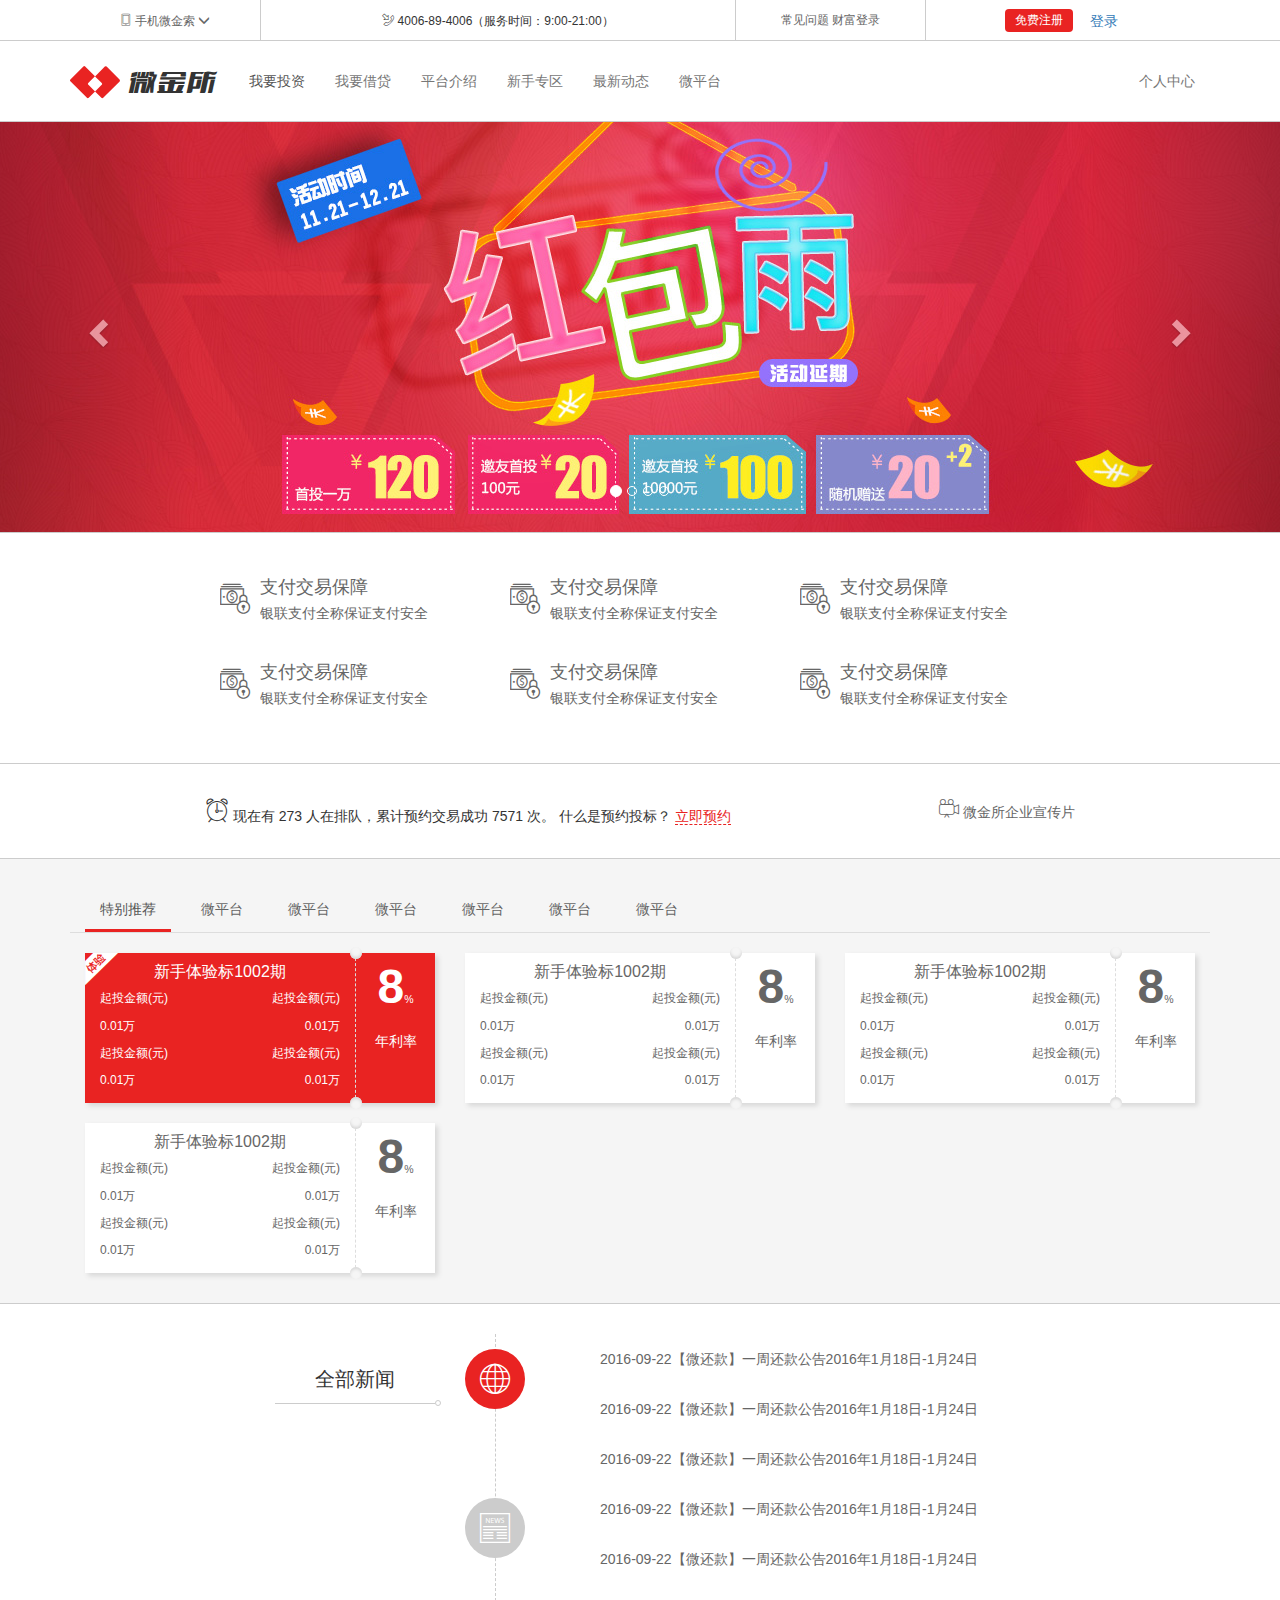
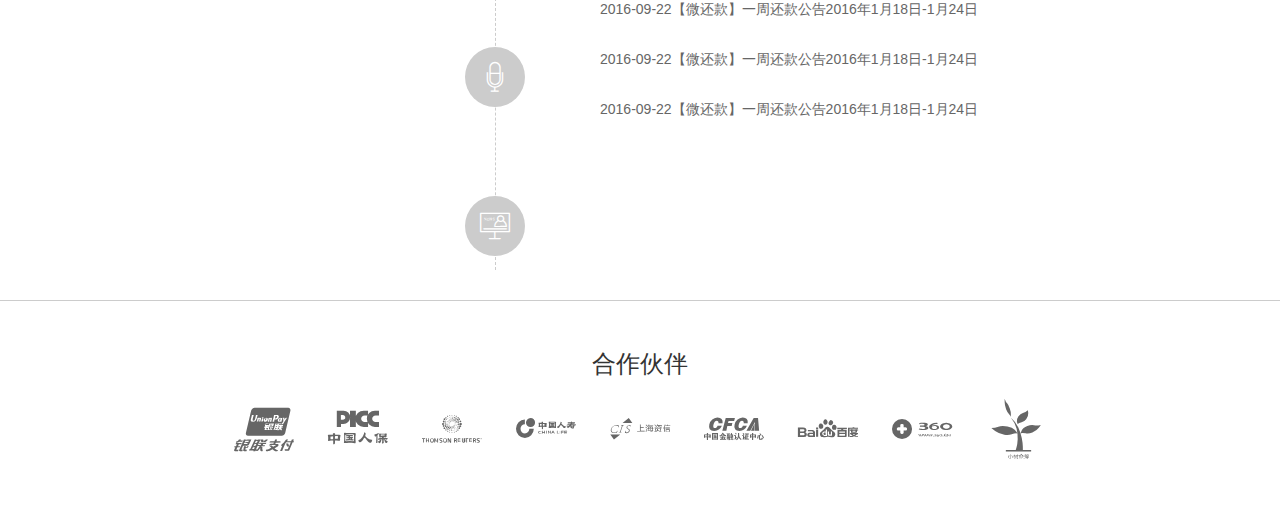
<file: index.html>
<!DOCTYPE html>
<html lang="en">
    <head>
        <meta charset="utf-8">
        <!-- 适用最新版本 -->
        <meta http-equiv="X-UA-Compatible" content="IE=edge">

	    <meta name="viewport" content="width=device-width, initial-scale=1, user-scalable=0">
	    <title>微金所</title>
	    <!-- 图标 -->
	    <link rel="shortcut icon" type="image/x-icon" href="favicon.ico"/>
	    <!-- 引入bootstrap的核心样式文件 -->
	    <link href="lib/bootstrap/css/bootstrap.css" rel="stylesheet">
		<!--[if lt IE 9]-->
		<script src="lib/html5shiv/html5shiv.min.js"></script>
		<script src="lib/respond/respond.min.js"></script>
	    <!-- 引入样式文件 -->
	    <link rel="stylesheet" href="css/wjs.css"/>
    </head>
    <body>
       <!-- 顶部通栏 -->
        <header class="wjs_topBar hidden-sm hidden-xs">
        	<div class="container">
        		<div class="col-md-2">
        			<a href="#" class="wjs_app">
        				<span class="wjs_icon wjs_icon_phone"></span>
        				<span>手机微金索</span>
        				<span class="glyphicon glyphicon-menu-down"></span>
        				<img src="images/code.jpg" alt="">
        			</a>
        		</div>
        		<div class="col-md-5">
        			<span class="wjs_icon wjs_icon_tel"></span>
        			<span>4006-89-4006（服务时间：9:00-21:00）</span>
        		</div>
        		<div class="col-md-2">
        			<a href="#">常见问题</a>
        			<a href="#">财富登录</a>
        		</div>
        		<div class="col-md-3">
        			<a href="#" class="btn btn-default btn_register">免费注册</a>
        			<a href="#" class="btn btn-link btn_login">登录</a>
        		</div>
        	</div>
        </header>
        <!-- 导航栏 -->
        <nav class="navbar wjs_nav">
			<div class="container">
				<div class="navbar-header">
					<button type="button" class="navbar-toggle collapsed" data-toggle="collapse" data-target="#bs-example-navbar-collapse-1" >
						<span class="sr-only">Toggle navigation</span>
						<span class="icon-bar"></span>
						<span class="icon-bar"></span>
						<span class="icon-bar"></span>
					</button>
					<a class="navbar-brand" href="#">
						<span class="wjs_icon wjs_icon_logo"></span>
						<span class="wjs_icon wjs_icon_name"></span>
					</a>
				</div>
				<div class="collapse navbar-collapse" id="bs-example-navbar-collapse-1">
					<ul class="nav navbar-nav">
						<li class="active"><a href="#">我要投资</a></li>
						<li><a href="#">我要借贷</a></li>
						<li><a href="#">平台介绍</a></li>
						<li><a href="#">新手专区</a></li>
						<li><a href="#">最新动态</a></li>
						<li><a href="#">微平台</a></li>
					</ul>
					<ul class="nav navbar-nav navbar-right hidden-sm">
						<li><a href="#">个人中心</a></li>
					</ul>
				</div>
			</div>
		</nav>
		<!-- 轮播图 -->
		<div class="wjs_banner">
			<div id="carousel-example-generic" class="carousel slide" data-ride="carousel">
				<!-- 声明组件-->
				<ol class="carousel-indicators">
					<!--TODO 动态渲染-->
				</ol>
				<div class="carousel-inner" >
					<!--TODO 动态渲染-->
				</div>
				<a class="left carousel-control" href="#carousel-example-generic"  data-slide="prev">
					<span class="glyphicon glyphicon-chevron-left" ></span>
				</a>
				<a class="right carousel-control" href="#carousel-example-generic" data-slide="next">
					<span class="glyphicon glyphicon-chevron-right" ></span>
				</a>
			</div>
		</div>
		<!-- 信息 -->
		<div class="wjs_info hidden-xs">
			<div class="container">
				<div class="col-md-4 col-sm-6">
				<a href="#" class="media">
					<div class="media-left">
						<span class="wjs_icon wjs_icon_info"></span>
					</div>
					<div class="media-body">
						<h4 class="media-heading">支付交易保障</h4>
						<p>银联支付全称保证支付安全</p>
					</div>
				</a>
			</div>
				<div class="col-md-4 col-sm-6">
					<a href="#" class="media">
						<div class="media-left">
							<span class="wjs_icon wjs_icon_info"></span>
						</div>
						<div class="media-body">
							<h4 class="media-heading">支付交易保障</h4>
							<p>银联支付全称保证支付安全</p>
						</div>
					</a>
				</div>
				<div class="col-md-4 col-sm-6">
					<a href="#" class="media">
						<div class="media-left">
							<span class="wjs_icon wjs_icon_info"></span>
						</div>
						<div class="media-body">
							<h4 class="media-heading">支付交易保障</h4>
							<p>银联支付全称保证支付安全</p>
						</div>
					</a>
				</div>
				<div class="col-md-4 col-sm-6">
					<a href="#" class="media">
						<div class="media-left">
							<span class="wjs_icon wjs_icon_info"></span>
						</div>
						<div class="media-body">
							<h4 class="media-heading">支付交易保障</h4>
							<p>银联支付全称保证支付安全</p>
						</div>
					</a>
				</div>
				<div class="col-md-4 col-sm-6">
					<a href="#" class="media">
						<div class="media-left">
							<span class="wjs_icon wjs_icon_info"></span>
						</div>
						<div class="media-body">
							<h4 class="media-heading">支付交易保障</h4>
							<p>银联支付全称保证支付安全</p>
						</div>
					</a>
				</div>
				<div class="col-md-4 col-sm-6">
					<a href="#" class="media">
						<div class="media-left">
							<span class="wjs_icon wjs_icon_info"></span>
						</div>
						<div class="media-body">
							<h4 class="media-heading">支付交易保障</h4>
							<p>银联支付全称保证支付安全</p>
						</div>
					</a>
				</div>
			</div>
		</div>
		<!-- 预约 -->
		<div class="wjs_book">
			<div class="container">
				<div class="pull-left">
					<span class="wjs_icon wjs_icon_clock"></span>
					现在有 273 人在排队，累计预约交易成功 7571 次。 什么是预约投标？
					<a href="#" class="wjs_book_link">立即预约</a>
				</div>
				<div class="pull-right hidden-xs hidden-sm">
					<a href="#" class="wjs_book_video"><span class="wjs_icon wjs_icon_video"></span> 微金所企业宣传片</a>
				</div>
			</div>
		</div>
		<!--产品区域-->
		<div class="wjs_product">
			<div class="container">
				<div class="nav-tabs-parent">
					<ul class="nav nav-tabs" role="tablist">
						<li class="active"><a href="#wjs_product_tab01"  data-toggle="tab">特别推荐</a></li>
						<li><a href="#wjs_product_tab02" data-toggle="tab">微平台</a></li>
						<li><a href="#wjs_product_tab03" data-toggle="tab">微平台</a></li>
						<li><a href="#wjs_product_tab04" data-toggle="tab">微平台</a></li>
						<li><a href="#wjs_product_tab05" data-toggle="tab">微平台</a></li>
						<li><a href="#wjs_product_tab06" data-toggle="tab">微平台</a></li>
						<li><a href="#wjs_product_tab07" data-toggle="tab">微平台</a></li>
					</ul>
				</div>
				<div class="tab-content">
					<div class="tab-pane active" id="wjs_product_tab01">
						<div class="col-md-4 col-sm-6 col-xs-12">
							<a href="#" class="product_box active">
								<div class="box_right">
									<p><b>8</b><sub>%</sub></p>
									<p>年利率</p>
								</div>
								<div class="box_left">
									<h3>新手体验标1002期</h3>
									<div class="col-xs-6">
										<p>起投金额(元)</p>
										<p>0.01万</p>
									</div>
									<div class="col-xs-6 text-right">
										<p>起投金额(元)</p>
										<p>0.01万</p>
									</div>
									<div class="col-xs-6">
										<p>起投金额(元)</p>
										<p>0.01万</p>
									</div>
									<div class="col-xs-6 text-right">
										<p>起投金额(元)</p>
										<p>0.01万</p>
									</div>
								</div>
							</a>
						</div>
						<div class="col-md-4 col-sm-6 col-xs-12">
							<a href="#" class="product_box">
								<div class="box_right">
									<p><b>8</b><sub>%</sub></p>
									<p>年利率</p>
								</div>
								<div class="box_left">
									<h3>新手体验标1002期</h3>
									<div class="col-xs-6">
										<p>起投金额(元)</p>
										<p>0.01万</p>
									</div>
									<div class="col-xs-6 text-right">
										<p>起投金额(元)</p>
										<p>0.01万</p>
									</div>
									<div class="col-xs-6">
										<p>起投金额(元)</p>
										<p>0.01万</p>
									</div>
									<div class="col-xs-6 text-right">
										<p>起投金额(元)</p>
										<p>0.01万</p>
									</div>
								</div>
							</a>
						</div>
						<div class="col-md-4 col-sm-6 col-xs-12">
							<a href="#" class="product_box">
								<div class="box_right">
									<p><b>8</b><sub>%</sub></p>
									<p>年利率</p>
								</div>
								<div class="box_left">
									<h3>新手体验标1002期</h3>
									<div class="col-xs-6">
										<p>起投金额(元)</p>
										<p>0.01万</p>
									</div>
									<div class="col-xs-6 text-right">
										<p>起投金额(元)</p>
										<p>0.01万</p>
									</div>
									<div class="col-xs-6">
										<p>起投金额(元)</p>
										<p>0.01万</p>
									</div>
									<div class="col-xs-6 text-right">
										<p>起投金额(元)</p>
										<p>0.01万</p>
									</div>
								</div>
							</a>
						</div>
						<div class="col-md-4 col-sm-6 col-xs-12">
							<a href="#" class="product_box">
								<div class="box_right">
									<p><b>8</b><sub>%</sub></p>
									<p>年利率</p>
								</div>
								<div class="box_left">
									<h3>新手体验标1002期</h3>
									<div class="col-xs-6">
										<p>起投金额(元)</p>
										<p>0.01万</p>
									</div>
									<div class="col-xs-6 text-right">
										<p>起投金额(元)</p>
										<p>0.01万</p>
									</div>
									<div class="col-xs-6">
										<p>起投金额(元)</p>
										<p>0.01万</p>
									</div>
									<div class="col-xs-6 text-right">
										<p>起投金额(元)</p>
										<p>0.01万</p>
									</div>
								</div>
							</a>
						</div>
					</div>
					<div class="tab-pane" id="wjs_product_tab02">2</div>
					<div class="tab-pane" id="wjs_product_tab03">3</div>
					<div class="tab-pane" id="wjs_product_tab04">4</div>
					<div class="tab-pane" id="wjs_product_tab05">5</div>
					<div class="tab-pane" id="wjs_product_tab06">6</div>
					<div class="tab-pane" id="wjs_product_tab07">7</div>
				</div>
			</div>
		</div>
	   <!-- 新闻 -->
	   <div class="wjs_news">
		   <div class="container">
			   <div class="col-md-2 col-md-offset-2">
				   <!--向左偏移两份-->
				   <h3 class="wjs_news_title">全部新闻</h3>
			   </div>
			   <div class="col-md-1">
				   <div class="wjs_news_line hidden-sm hidden-xs"></div>
				   <ul class="nav nav-tabs" role="tablist">
					   <li role="presentation" class="active"><a href="#home"  data-toggle="tab"><span class="wjs_icon wjs_icon_news_01"></span></a></li>
					   <li role="presentation"><a href="#profile" data-toggle="tab"><span class="wjs_icon wjs_icon_news_02"></span></a></li>
					   <li role="presentation"><a href="#messages"  data-toggle="tab"><span class="wjs_icon wjs_icon_news_03"></span></a></li>
					   <li role="presentation"><a href="#settings"  data-toggle="tab"><span class="wjs_icon wjs_icon_news_04"></span></a></li>
				   </ul>
			   </div>
			   <div class="col-md-7">
				   <div class="tab-content">
					   <div class="tab-pane active" id="home">
						   <ul class="wjs_news_content">
							   <li><a href="#">2016-09-22【微还款】一周还款公告2016年1月18日-1月24日</a></li>
							   <li><a href="#">2016-09-22【微还款】一周还款公告2016年1月18日-1月24日</a></li>
							   <li><a href="#">2016-09-22【微还款】一周还款公告2016年1月18日-1月24日</a></li>
							   <li><a href="#">2016-09-22【微还款】一周还款公告2016年1月18日-1月24日</a></li>
							   <li><a href="#">2016-09-22【微还款】一周还款公告2016年1月18日-1月24日</a></li>
							   <li><a href="#">2016-09-22【微还款】一周还款公告2016年1月18日-1月24日</a></li>
							   <li><a href="#">2016-09-22【微还款】一周还款公告2016年1月18日-1月24日</a></li>
							   <li><a href="#">2016-09-22【微还款】一周还款公告2016年1月18日-1月24日</a></li>
						   </ul>
					   </div>
					   <div class="tab-pane" id="profile">2</div>
					   <div class="tab-pane" id="messages">3</div>
					   <div class="tab-pane" id="settings">4</div>
				   </div>
			   </div>
		   </div>
	   </div>
		<!-- 合作伙伴 -->
		<footer class="wjs_partner">
			<div class="container">
				<h3 class="text-center">合作伙伴</h3>
				<ul>
					<li><a href="#"><span class="wjs_icon wjs_icon_partner01"></span></a></li>
					<li><a href="#"><span class="wjs_icon wjs_icon_partner02"></span></a></li>
					<li><a href="#"><span class="wjs_icon wjs_icon_partner03"></span></a></li>
					<li><a href="#"><span class="wjs_icon wjs_icon_partner04"></span></a></li>
					<li><a href="#"><span class="wjs_icon wjs_icon_partner05"></span></a></li>
					<li><a href="#"><span class="wjs_icon wjs_icon_partner06"></span></a></li>
					<li><a href="#"><span class="wjs_icon wjs_icon_partner07"></span></a></li>
					<li><a href="#"><span class="wjs_icon wjs_icon_partner08"></span></a></li>
					<li><a href="#"><span class="wjs_icon wjs_icon_partner09"></span></a></li>
				</ul>
			</div>
		</footer>
    </body>
    <!-- 引入bootstrap所依赖的jq文件 -->
    <script src="lib/jquery/jquery.min.js"></script>
    <!-- 引入核心文件 -->
	<script src="lib/bootstrap/js/bootstrap.min.js"></script>
	<script src="js/wjs.js"></script>
</html>
</file>
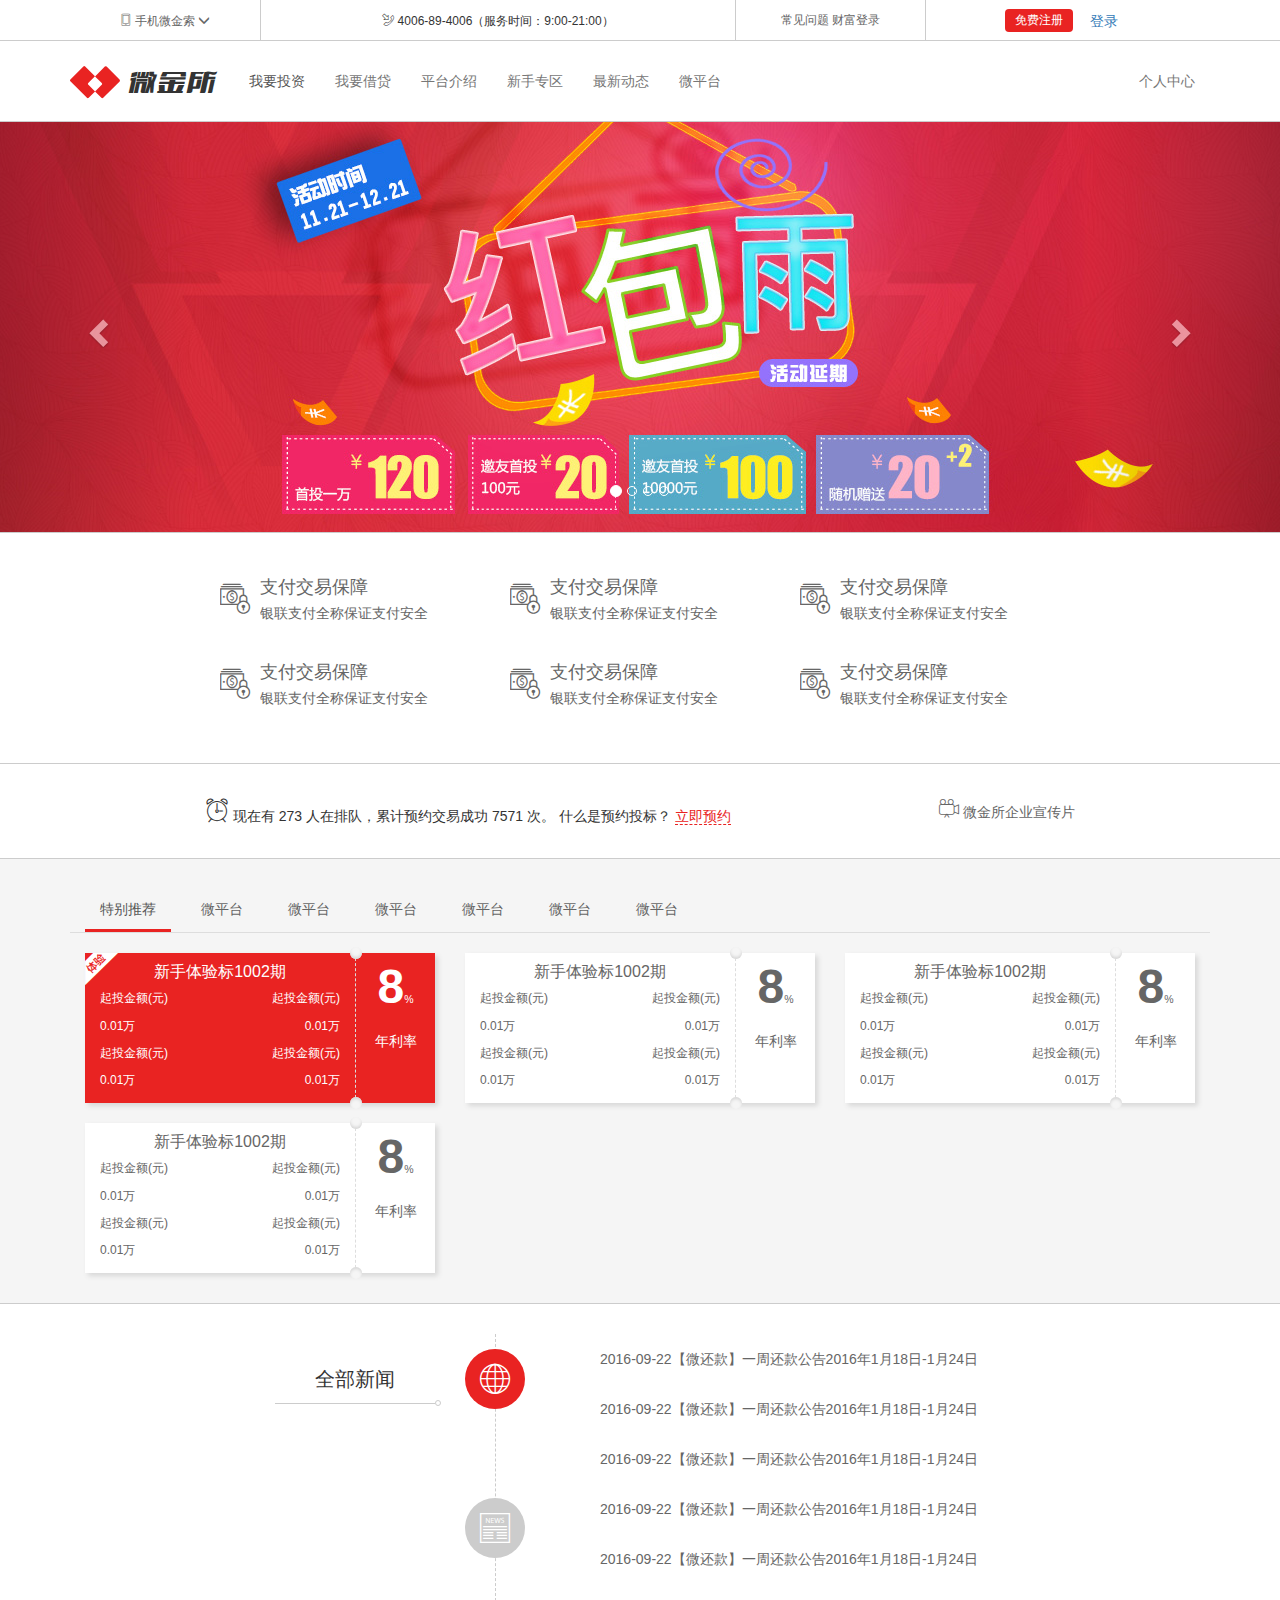
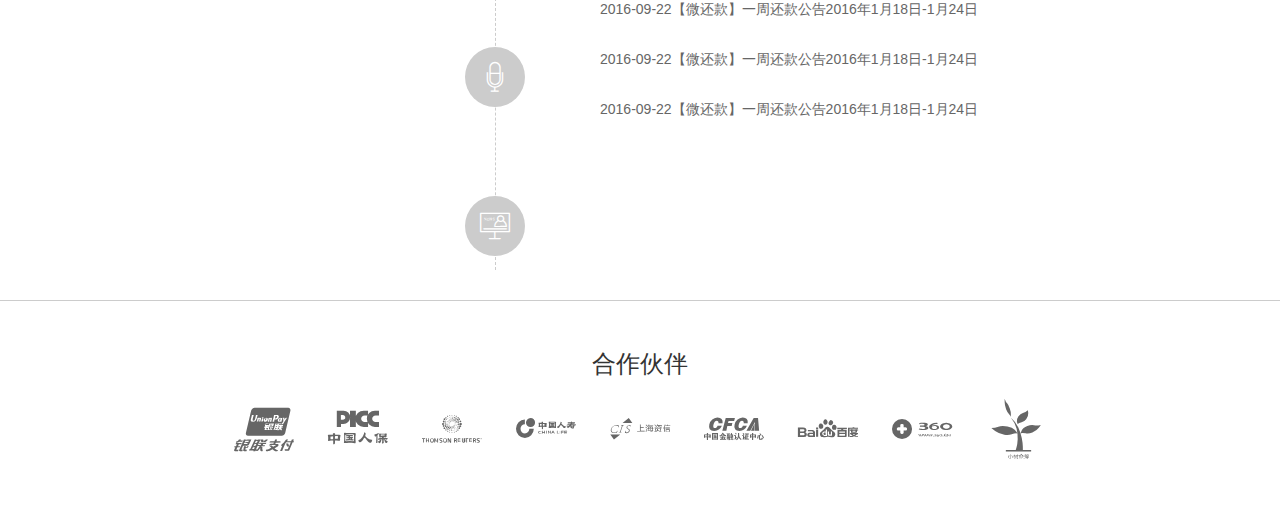
<file: wjs.html>
<!DOCTYPE html>
<html lang="en">
    <head>
        <meta charset="utf-8">
        <!-- 适用最新版本 -->
        <meta http-equiv="X-UA-Compatible" content="IE=edge">

	    <meta name="viewport" content="width=device-width, initial-scale=1, user-scalable=0">
	    <title>微金所</title>
	    <!-- 图标 -->
	    <link rel="shortcut icon" type="image/x-icon" href="favicon.ico"/>
	    <!-- 引入bootstrap的核心样式文件 -->
	    <link href="lib/bootstrap/css/bootstrap.css" rel="stylesheet">
		<!--[if lt IE 9]-->
		<script src="lib/html5shiv/html5shiv.min.js"></script>
		<script src="lib/respond/respond.min.js"></script>
	    <!-- 引入样式文件 -->
	    <link rel="stylesheet" href="css/wjs.css"/>
    </head>
    <body>
       <!-- 顶部通栏 -->
        <header class="wjs_topBar hidden-sm hidden-xs">
        	<div class="container">
        		<div class="col-md-2">
        			<a href="#" class="wjs_app">
        				<span class="wjs_icon wjs_icon_phone"></span>
        				<span>手机微金索</span>
        				<span class="glyphicon glyphicon-menu-down"></span>
        				<img src="images/code.jpg" alt="">
        			</a>
        		</div>
        		<div class="col-md-5">
        			<span class="wjs_icon wjs_icon_tel"></span>
        			<span>4006-89-4006（服务时间：9:00-21:00）</span>
        		</div>
        		<div class="col-md-2">
        			<a href="#">常见问题</a>
        			<a href="#">财富登录</a>
        		</div>
        		<div class="col-md-3">
        			<a href="#" class="btn btn-default btn_register">免费注册</a>
        			<a href="#" class="btn btn-link btn_login">登录</a>
        		</div>
        	</div>
        </header>
        <!-- 导航栏 -->
        <nav class="navbar wjs_nav">
			<div class="container">
				<div class="navbar-header">
					<button type="button" class="navbar-toggle collapsed" data-toggle="collapse" data-target="#bs-example-navbar-collapse-1" >
						<span class="sr-only">Toggle navigation</span>
						<span class="icon-bar"></span>
						<span class="icon-bar"></span>
						<span class="icon-bar"></span>
					</button>
					<a class="navbar-brand" href="#">
						<span class="wjs_icon wjs_icon_logo"></span>
						<span class="wjs_icon wjs_icon_name"></span>
					</a>
				</div>
				<div class="collapse navbar-collapse" id="bs-example-navbar-collapse-1">
					<ul class="nav navbar-nav">
						<li class="active"><a href="#">我要投资</a></li>
						<li><a href="#">我要借贷</a></li>
						<li><a href="#">平台介绍</a></li>
						<li><a href="#">新手专区</a></li>
						<li><a href="#">最新动态</a></li>
						<li><a href="#">微平台</a></li>
					</ul>
					<ul class="nav navbar-nav navbar-right hidden-sm">
						<li><a href="#">个人中心</a></li>
					</ul>
				</div>
			</div>
		</nav>
		<!-- 轮播图 -->
		<div class="wjs_banner">
			<div id="carousel-example-generic" class="carousel slide" data-ride="carousel">
				<!-- 声明组件-->
				<ol class="carousel-indicators">
					<!--TODO 动态渲染-->
				</ol>
				<div class="carousel-inner" >
					<!--TODO 动态渲染-->
				</div>
				<a class="left carousel-control" href="#carousel-example-generic"  data-slide="prev">
					<span class="glyphicon glyphicon-chevron-left" ></span>
				</a>
				<a class="right carousel-control" href="#carousel-example-generic" data-slide="next">
					<span class="glyphicon glyphicon-chevron-right" ></span>
				</a>
			</div>
		</div>
		<!-- 信息 -->
		<div class="wjs_info hidden-xs">
			<div class="container">
				<div class="col-md-4 col-sm-6">
				<a href="#" class="media">
					<div class="media-left">
						<span class="wjs_icon wjs_icon_info"></span>
					</div>
					<div class="media-body">
						<h4 class="media-heading">支付交易保障</h4>
						<p>银联支付全称保证支付安全</p>
					</div>
				</a>
			</div>
				<div class="col-md-4 col-sm-6">
					<a href="#" class="media">
						<div class="media-left">
							<span class="wjs_icon wjs_icon_info"></span>
						</div>
						<div class="media-body">
							<h4 class="media-heading">支付交易保障</h4>
							<p>银联支付全称保证支付安全</p>
						</div>
					</a>
				</div>
				<div class="col-md-4 col-sm-6">
					<a href="#" class="media">
						<div class="media-left">
							<span class="wjs_icon wjs_icon_info"></span>
						</div>
						<div class="media-body">
							<h4 class="media-heading">支付交易保障</h4>
							<p>银联支付全称保证支付安全</p>
						</div>
					</a>
				</div>
				<div class="col-md-4 col-sm-6">
					<a href="#" class="media">
						<div class="media-left">
							<span class="wjs_icon wjs_icon_info"></span>
						</div>
						<div class="media-body">
							<h4 class="media-heading">支付交易保障</h4>
							<p>银联支付全称保证支付安全</p>
						</div>
					</a>
				</div>
				<div class="col-md-4 col-sm-6">
					<a href="#" class="media">
						<div class="media-left">
							<span class="wjs_icon wjs_icon_info"></span>
						</div>
						<div class="media-body">
							<h4 class="media-heading">支付交易保障</h4>
							<p>银联支付全称保证支付安全</p>
						</div>
					</a>
				</div>
				<div class="col-md-4 col-sm-6">
					<a href="#" class="media">
						<div class="media-left">
							<span class="wjs_icon wjs_icon_info"></span>
						</div>
						<div class="media-body">
							<h4 class="media-heading">支付交易保障</h4>
							<p>银联支付全称保证支付安全</p>
						</div>
					</a>
				</div>
			</div>
		</div>
		<!-- 预约 -->
		<div class="wjs_book">
			<div class="container">
				<div class="pull-left">
					<span class="wjs_icon wjs_icon_clock"></span>
					现在有 273 人在排队，累计预约交易成功 7571 次。 什么是预约投标？
					<a href="#" class="wjs_book_link">立即预约</a>
				</div>
				<div class="pull-right hidden-xs hidden-sm">
					<a href="#" class="wjs_book_video"><span class="wjs_icon wjs_icon_video"></span> 微金所企业宣传片</a>
				</div>
			</div>
		</div>
		<!--产品区域-->
		<div class="wjs_product">
			<div class="container">
				<div class="nav-tabs-parent">
					<ul class="nav nav-tabs" role="tablist">
						<li class="active"><a href="#wjs_product_tab01"  data-toggle="tab">特别推荐</a></li>
						<li><a href="#wjs_product_tab02" data-toggle="tab">微平台</a></li>
						<li><a href="#wjs_product_tab03" data-toggle="tab">微平台</a></li>
						<li><a href="#wjs_product_tab04" data-toggle="tab">微平台</a></li>
						<li><a href="#wjs_product_tab05" data-toggle="tab">微平台</a></li>
						<li><a href="#wjs_product_tab06" data-toggle="tab">微平台</a></li>
						<li><a href="#wjs_product_tab07" data-toggle="tab">微平台</a></li>
					</ul>
				</div>
				<div class="tab-content">
					<div class="tab-pane active" id="wjs_product_tab01">
						<div class="col-md-4 col-sm-6 col-xs-12">
							<a href="#" class="product_box active">
								<div class="box_right">
									<p><b>8</b><sub>%</sub></p>
									<p>年利率</p>
								</div>
								<div class="box_left">
									<h3>新手体验标1002期</h3>
									<div class="col-xs-6">
										<p>起投金额(元)</p>
										<p>0.01万</p>
									</div>
									<div class="col-xs-6 text-right">
										<p>起投金额(元)</p>
										<p>0.01万</p>
									</div>
									<div class="col-xs-6">
										<p>起投金额(元)</p>
										<p>0.01万</p>
									</div>
									<div class="col-xs-6 text-right">
										<p>起投金额(元)</p>
										<p>0.01万</p>
									</div>
								</div>
							</a>
						</div>
						<div class="col-md-4 col-sm-6 col-xs-12">
							<a href="#" class="product_box">
								<div class="box_right">
									<p><b>8</b><sub>%</sub></p>
									<p>年利率</p>
								</div>
								<div class="box_left">
									<h3>新手体验标1002期</h3>
									<div class="col-xs-6">
										<p>起投金额(元)</p>
										<p>0.01万</p>
									</div>
									<div class="col-xs-6 text-right">
										<p>起投金额(元)</p>
										<p>0.01万</p>
									</div>
									<div class="col-xs-6">
										<p>起投金额(元)</p>
										<p>0.01万</p>
									</div>
									<div class="col-xs-6 text-right">
										<p>起投金额(元)</p>
										<p>0.01万</p>
									</div>
								</div>
							</a>
						</div>
						<div class="col-md-4 col-sm-6 col-xs-12">
							<a href="#" class="product_box">
								<div class="box_right">
									<p><b>8</b><sub>%</sub></p>
									<p>年利率</p>
								</div>
								<div class="box_left">
									<h3>新手体验标1002期</h3>
									<div class="col-xs-6">
										<p>起投金额(元)</p>
										<p>0.01万</p>
									</div>
									<div class="col-xs-6 text-right">
										<p>起投金额(元)</p>
										<p>0.01万</p>
									</div>
									<div class="col-xs-6">
										<p>起投金额(元)</p>
										<p>0.01万</p>
									</div>
									<div class="col-xs-6 text-right">
										<p>起投金额(元)</p>
										<p>0.01万</p>
									</div>
								</div>
							</a>
						</div>
						<div class="col-md-4 col-sm-6 col-xs-12">
							<a href="#" class="product_box">
								<div class="box_right">
									<p><b>8</b><sub>%</sub></p>
									<p>年利率</p>
								</div>
								<div class="box_left">
									<h3>新手体验标1002期</h3>
									<div class="col-xs-6">
										<p>起投金额(元)</p>
										<p>0.01万</p>
									</div>
									<div class="col-xs-6 text-right">
										<p>起投金额(元)</p>
										<p>0.01万</p>
									</div>
									<div class="col-xs-6">
										<p>起投金额(元)</p>
										<p>0.01万</p>
									</div>
									<div class="col-xs-6 text-right">
										<p>起投金额(元)</p>
										<p>0.01万</p>
									</div>
								</div>
							</a>
						</div>
					</div>
					<div class="tab-pane" id="wjs_product_tab02">2</div>
					<div class="tab-pane" id="wjs_product_tab03">3</div>
					<div class="tab-pane" id="wjs_product_tab04">4</div>
					<div class="tab-pane" id="wjs_product_tab05">5</div>
					<div class="tab-pane" id="wjs_product_tab06">6</div>
					<div class="tab-pane" id="wjs_product_tab07">7</div>
				</div>
			</div>
		</div>
	   <!-- 新闻 -->
	   <div class="wjs_news">
		   <div class="container">
			   <div class="col-md-2 col-md-offset-2">
				   <!--向左偏移两份-->
				   <h3 class="wjs_news_title">全部新闻</h3>
			   </div>
			   <div class="col-md-1">
				   <div class="wjs_news_line hidden-sm hidden-xs"></div>
				   <ul class="nav nav-tabs" role="tablist">
					   <li role="presentation" class="active"><a href="#home"  data-toggle="tab"><span class="wjs_icon wjs_icon_news_01"></span></a></li>
					   <li role="presentation"><a href="#profile" data-toggle="tab"><span class="wjs_icon wjs_icon_news_02"></span></a></li>
					   <li role="presentation"><a href="#messages"  data-toggle="tab"><span class="wjs_icon wjs_icon_news_03"></span></a></li>
					   <li role="presentation"><a href="#settings"  data-toggle="tab"><span class="wjs_icon wjs_icon_news_04"></span></a></li>
				   </ul>
			   </div>
			   <div class="col-md-7">
				   <div class="tab-content">
					   <div class="tab-pane active" id="home">
						   <ul class="wjs_news_content">
							   <li><a href="#">2016-09-22【微还款】一周还款公告2016年1月18日-1月24日</a></li>
							   <li><a href="#">2016-09-22【微还款】一周还款公告2016年1月18日-1月24日</a></li>
							   <li><a href="#">2016-09-22【微还款】一周还款公告2016年1月18日-1月24日</a></li>
							   <li><a href="#">2016-09-22【微还款】一周还款公告2016年1月18日-1月24日</a></li>
							   <li><a href="#">2016-09-22【微还款】一周还款公告2016年1月18日-1月24日</a></li>
							   <li><a href="#">2016-09-22【微还款】一周还款公告2016年1月18日-1月24日</a></li>
							   <li><a href="#">2016-09-22【微还款】一周还款公告2016年1月18日-1月24日</a></li>
							   <li><a href="#">2016-09-22【微还款】一周还款公告2016年1月18日-1月24日</a></li>
						   </ul>
					   </div>
					   <div class="tab-pane" id="profile">2</div>
					   <div class="tab-pane" id="messages">3</div>
					   <div class="tab-pane" id="settings">4</div>
				   </div>
			   </div>
		   </div>
	   </div>
		<!-- 合作伙伴 -->
		<footer class="wjs_partner">
			<div class="container">
				<h3 class="text-center">合作伙伴</h3>
				<ul>
					<li><a href="#"><span class="wjs_icon wjs_icon_partner01"></span></a></li>
					<li><a href="#"><span class="wjs_icon wjs_icon_partner02"></span></a></li>
					<li><a href="#"><span class="wjs_icon wjs_icon_partner03"></span></a></li>
					<li><a href="#"><span class="wjs_icon wjs_icon_partner04"></span></a></li>
					<li><a href="#"><span class="wjs_icon wjs_icon_partner05"></span></a></li>
					<li><a href="#"><span class="wjs_icon wjs_icon_partner06"></span></a></li>
					<li><a href="#"><span class="wjs_icon wjs_icon_partner07"></span></a></li>
					<li><a href="#"><span class="wjs_icon wjs_icon_partner08"></span></a></li>
					<li><a href="#"><span class="wjs_icon wjs_icon_partner09"></span></a></li>
				</ul>
			</div>
		</footer>
    </body>
    <!-- 引入bootstrap所依赖的jq文件 -->
    <script src="lib/jquery/jquery.min.js"></script>
    <!-- 引入核心文件 -->
	<script src="lib/bootstrap/js/bootstrap.min.js"></script>
	<script src="js/wjs.js"></script>
</html>
</file>
<file: css/wjs.css>
/* common.css */
body {
    font-size: 14px;
    font-family: "Microsoft YaHei", sans-serif;
}

a {
    color: #666;
}

a:hover {
    color: #666;
    text-decoration: none;
}

/* 使用自定义图标 */
@font-face {
    font-family: wjs_font_icon;
    src: url(../fonts/MiFie-Web-Font.woff) format('woff'),
    url(../fonts/MiFie-Web-Font.ttf) format('truetype'),
    url(../fonts/MiFie-Web-Font.svg) format('svg'),
    url(../fonts/MiFie-Web-Font.eot) format('embedded-opentype');

}

/* 定义使用文字的类 */
.wjs_icon {
    font-family: wjs_font_icon;
}

/* 具体到具体的图标*/
.wjs_icon_phone::before {
    content: "\e908";
}

.wjs_icon_tel::before {
    content: "\e909";
}

.wjs_icon_logo::before {
    content: "\e920";
}

.wjs_icon_name::before {
    content: "\e93e";
}
.wjs_icon_info::before {
    content: "\e903";
}
.wjs_icon_clock::before {
    content: "\e906";
}

.wjs_icon_video::before {
    content: "\e905";
}
.wjs_icon_news_01::before {
    content: "\e90e";
}

.wjs_icon_news_02::before {
    content: "\e90f";
}

.wjs_icon_news_03::before {
    content: "\e910";
}

.wjs_icon_news_04::before {
    content: "\e911";
}
.wjs_icon_partner01::before {
    content: "\e946";
}

.wjs_icon_partner02::before {
    content: "\e92f";
}

.wjs_icon_partner03::before {
    content: "\e92e";
}

.wjs_icon_partner04::before {
    content: "\e92a";
}

.wjs_icon_partner05::before {
    content: "\e929";
}

.wjs_icon_partner06::before {
    content: "\e931";
}

.wjs_icon_partner07::before {
    content: "\e92c";
}

.wjs_icon_partner08::before {
    content: "\e92b";
}

.wjs_icon_partner09::before {
    content: "\e92d";
}



/*model css  模块样式*/
.wjs_topBar {
    border-bottom: 1px solid #ccc;
    font-size: 12px;
}

.wjs_topBar > .container {
    line-height: 40px;
    text-align: center;
}

.wjs_topBar > .container > div {
    height: 40px;
    border-left: 1px solid #ccc;
}

.wjs_topBar > .container > div:first-child {
    border-left: none;
}

.wjs_topBar .btn_register {
    background-color: #e92322;
    color: #fff;
    border: none;
    padding: 3px 10px;
    font-size: 12px;
}

.wjs_app {
    position: relative;
    display: block;
}

.wjs_app img {
    display: none;
}

.wjs_app:hover img {
    display: block;
    position: absolute;
    left: 50%;
    top: 40px;
    margin-left: -60px;
    border: 1px solid #ccc;
    border-top: none;
}

/*导航部分*/
.wjs_nav {
    background-color: #fff;
    border: none;
    border-bottom: 1px solid #ccc;
    margin-bottom: 0;
    border-radius: 0;

}

.wjs_nav .wjs_icon_logo {
    font-size: 50px;
    color: #e92322;
    vertical-align: middle;
}

.wjs_nav .wjs_icon_name {
    font-size: 36px;
    color: #333;
    vertical-align: middle;
}

.wjs_nav .navbar-brand {
    color: #777;
    height: 80px;
    line-height: 50px;
}

.wjs_nav .navbar-brand:hover,
.wjs_nav .navbar-brand:focus {
    color: #5e5e5e;
    background-color: transparent;
}

.wjs_nav .navbar-text {
    color: #777;
}

.wjs_nav .navbar-nav > li > a {
    height: 80px;
    color: #777;
    line-height: 50px;
}

.wjs_nav .navbar-nav > li > a:hover,
.wjs_nav .navbar-nav > li > a:focus {
    color: #555;
    background-color: transparent;
    border-bottom: 3px solid #e92322;
}

.wjs_nav .navbar-nav > .active > a,
.wjs_nav .navbar-nav > .active > a:hover,
.wjs_nav .navbar-nav > .active > a:focus {
    color: #555;
}

.wjs_nav .navbar-nav > .disabled > a,
.wjs_nav .navbar-nav > .disabled > a:hover,
.wjs_nav .navbar-nav > .disabled > a:focus {
    color: #ccc;
    background-color: transparent;
    border-bottom: 3px solid #e92322;
}

.wjs_nav .navbar-toggle {
    border-color: #ddd;
    margin-top: 23px;
}

.wjs_nav .navbar-toggle:hover,
.wjs_nav .navbar-toggle:focus {
    background-color: #ddd;
}

.wjs_nav .navbar-toggle .icon-bar {
    background-color: #888;
}

.wjs_nav .navbar-collapse,
.wjs_nav .navbar-form {
    border-color: #e7e7e7;
}

.wjs_nav .navbar-nav > .open > a,
.wjs_nav .navbar-nav > .open > a:hover,
.wjs_nav .navbar-nav > .open > a:focus {
    color: #555;
    background-color: #e7e7e7;
}

@media (max-width: 767px) {
    .wjs_nav .navbar-nav .open .dropdown-menu > li > a {
        color: #777;
    }

    .wjs_nav .navbar-nav .open .dropdown-menu > li > a:hover,
    .wjs_nav .navbar-nav .open .dropdown-menu > li > a:focus {
        color: #333;
        background-color: transparent;
    }

    .wjs_nav .navbar-nav .open .dropdown-menu > .active > a,
    .wjs_nav .navbar-nav .open .dropdown-menu > .active > a:hover,
    .wjs_nav .navbar-nav .open .dropdown-menu > .active > a:focus {
        color: #555;
        background-color: #e7e7e7;
    }

    .wjs_nav .navbar-nav .open .dropdown-menu > .disabled > a,
    .wjs_nav .navbar-nav .open .dropdown-menu > .disabled > a:hover,
    .wjs_nav .navbar-nav .open .dropdown-menu > .disabled > a:focus {
        color: #ccc;
        background-color: transparent;
    }
}

.wjs_nav .navbar-link {
    color: #777;
}

.wjs_nav .navbar-link:hover {
    color: #333;
}

.wjs_nav .btn-link {
    color: #777;
}

.wjs_nav .btn-link:hover,
.wjs_nav .btn-link:focus {
    color: #333;
}

.wjs_nav .btn-link[disabled]:hover,
fieldset[disabled] .wjs_nav .btn-link:hover,
.wjs_nav .btn-link[disabled]:focus,
fieldset[disabled] .wjs_nav .btn-link:focus {
    color: #ccc;
}

/*轮播图*/
.wjs_banner {
    border-bottom: 1px solid #ccc;
}

.wjs_banner .m_imageBox {
    display: block;
    width: 100%;
}

.wjs_banner .m_imageBox img {
    width: 100%;
    display: block;
}

.wjs_banner .pc_imageBox {
    display: block;
    width: 100%;
    height: 410px;
    background-repeat: no-repeat;
    background-size: cover;
    background-position: center;
}

/*信息部分*/
.wjs_info {
    padding: 30px 0;
    border-bottom: 1px solid #ccc;
}
.wjs_info .wjs_icon_info {
    font-size: 30px;
}
.wjs_info .media{
    padding: 15px 0;
    display: block;
}
.wjs_info .media:hover {
    color: #e92322;
}
.wjs_info > .container {
    width: 900px;
}
/*在小屏设备  需要版心容器 750px*/
@media(min-width:768px) and (max-width:992px){
    .wjs_info > .container {
        width: 750px;
    }
}
/*预约*/
.wjs_book {
    padding: 30px 0;
    border-bottom: 1px solid #ccc;
}
@media(min-width:992px){
    .wjs_book > .container {
        width: 900px;
    }
}
.wjs_book .wjs_icon_clock {
    font-size: 24px;
}
.wjs_book .wjs_icon_video {
    font-size: 20px;
}
.wjs_book .wjs_book_link {
    color: #e92322;
    border-bottom: 1px dashed #e92322;
}
.wjs_book .wjs_book_video:hover {
    color: #e92322;
}
/*产品模块*/
.wjs_product{
    padding: 30px 0;
    border-bottom: 1px solid #ccc;
    background: #f5f5f5;
}

.wjs_product .nav-tabs {
    border-bottom: 1px solid #ddd;
}
.wjs_product .nav-tabs > li {
    float: left;
    margin-bottom: 0;
    margin-left: 15px;
}
.wjs_product .nav-tabs > li > a {
    margin-right: 0;
    line-height: 1.42857143;
    border: none;
    border-radius: 0;
}
.wjs_product .nav-tabs > li > a:hover {
    background: #f5f5f5;
}
.wjs_product .nav-tabs > li.active > a,
.wjs_product .nav-tabs > li.active > a:hover,
.wjs_product .nav-tabs > li.active > a:focus {
    color: #555;
    cursor: default;
    background-color: #f5f5f5;
    border: none;
    border-bottom: 3px solid #e92322;
}
.wjs_product .nav-tabs.nav-justified {
    width: 100%;
    border-bottom: 0;
}
.wjs_product .nav-tabs.nav-justified > li {
    float: none;
}
.wjs_product .nav-tabs.nav-justified > li > a {
    margin-bottom: 5px;
    text-align: center;
}
.wjs_product .nav-tabs.nav-justified > .dropdown .dropdown-menu {
    top: auto;
    left: auto;
}
@media (min-width: 768px) {
    .wjs_product .nav-tabs.nav-justified > li {
        display: table-cell;
        width: 1%;
    }
    .wjs_product .nav-tabs.nav-justified > li > a {
        margin-bottom: 0;
    }
}
.wjs_product .nav-tabs.nav-justified > li > a {
    margin-right: 0;
    border-radius: 4px;
}
.wjs_product .nav-tabs.nav-justified > .active > a,
.wjs_product .nav-tabs.nav-justified > .active > a:hover,
.wjs_product .nav-tabs.nav-justified > .active > a:focus {
    border: 1px solid #ddd;
}
@media (min-width: 768px) {
    .wjs_product .nav-tabs.nav-justified > li > a {
        border-bottom: 1px solid #ddd;
        border-radius: 4px 4px 0 0;
    }
    .wjs_product .nav-tabs.nav-justified > .active > a,
    .wjs_product .nav-tabs.nav-justified > .active > a:hover,
    .wjs_product .nav-tabs.nav-justified > .active > a:focus {
        border-bottom-color: #fff;
    }
}
/*产品盒子*/
.product_box{
    width: 100%;
    height: 150px;
    display: block;
    background: #fff;
    margin-top: 20px;
    box-shadow: 3px 3px 5px #d8d8d8;
}
.product_box.active{
    background: #e92322;
    position: relative;
}
.product_box.active::before{
    content: "\e915";
    position: absolute;
    left: 0;
    top: -7px;
    font-family: wjs_font_icon;
    color: #fff;
    font-size: 33px;
}
.product_box .box_left{
    overflow: hidden;
}
.product_box .box_right{
    float: right;
    width: 80px;
    height: 100%;
    text-align: center;
    position: relative;
    border-left:1px dashed #ddd;
}
.product_box.active .box_left{
    color: #fff;
}
.product_box .box_left h3{
    font-size: 16px;
    text-align: center;
    margin-top: 10px;
}
.product_box .box_left div{
    font-size: 12px;
}

.product_box .box_right::before,
.product_box .box_right::after{
    content:"";
    width: 12px;
    height: 12px;
    position: absolute;
    left:-6px;
    background-color: #f5f5f5;
    border-radius: 6px;
}
.product_box .box_right::before{
    top: -6px;
    box-shadow: inset 0 -2px 3px #d8d8d8;
}
.product_box .box_right::after {
    bottom: -6px;
    box-shadow: inset 0 2px 3px #d8d8d8;
}

.product_box.active .box_right p{
    color: #fff;
}


.product_box.active .box_right p:first-of-type{
    color:#fff;
}
.product_boxe .box_right p:first-of-type{
    color: #e92322;
    margin-top: 25px;
}
.product_box .box_right p:first-of-type b{
    font-size: 48px;
}
.product_box .box_right p:first-of-type sub{
    bottom: 0;
}

/*新闻模块*/
.wjs_news{
    padding: 30px 0;
    border-bottom: 1px solid #ccc;
}
.wjs_news .wjs_news_title{
    font-size: 20px;
    line-height: 50px;
    height: 50px;
    border-bottom: 1px solid #ccc;
    text-align: center;
    position: relative;
}
.wjs_news .wjs_news_title::after{
    content: "";
    position: absolute;
    right: -6px;
    bottom: -3px;
    width: 6px;
    height: 6px;
    border-radius: 3px;
    border: 1px solid #ccc;
}
.wjs_news .wjs_icon{
    font-size: 30px;
    color: #fff;
}
.wjs_news .nav-tabs {
    border-bottom: none;
}
.wjs_news .nav-tabs>li{
    padding: 15px 0;
}

.wjs_news .nav-tabs>li>a{
    margin-right: 0;
    width: 60px;
    height: 60px;
    line-height: 60px;
    background: #ccc;
    border-radius: 30px;
    border: none;
    margin-bottom: 60px;
    padding: 0;
    text-align: center;
}
.wjs_news .wjs_news_line{
    border-left: 1px dashed #ccc;
    width: 1px;
    height: 100%;
    position: absolute;
    top: 0;
    left: 45px;
}
.wjs_news .wjs_news_content{
    list-style: none;
}
.wjs_news .wjs_news_content li{
    padding: 15px 0;
}
/*
1.页签  在小屏设备  要求固定间距  没有虚线
2.页签  在超小屏    要求自适应间距  没有虚线
*/
@media(min-width:768px) and (max-width:992px){
    .wjs_news .nav-tabs > li > a{
        margin: 30px 50px;
    }
}
@media (max-width: 768px) {
    .wjs_news .nav-tabs > li{
        width: 25%;
    }
    .wjs_news .nav-tabs > li > a{
        margin: 30px auto;
    }
}


.wjs_news .nav-tabs > li:last-child > a{
    margin-bottom: 0;
}
.wjs_news .nav-tabs > li > a:hover {
    border-color: #eee #eee #ddd;
}
.wjs_news .nav-tabs > li.active > a,
.wjs_news .nav-tabs > li.active > a:hover,
.wjs_news .nav-tabs > li.active > a:focus {
    color: #555;
    cursor: default;
    background-color: #e92322;
    border: none;
}
.wjs_news .nav-tabs.nav-justified {
    width: 100%;
    border-bottom: 0;
}
.wjs_news .nav-tabs.nav-justified > li {
    float: none;
}
.wjs_news .nav-tabs.nav-justified > li > a {
    margin-bottom: 5px;
    text-align: center;
}
.wjs_news .nav-tabs.nav-justified > .dropdown .dropdown-menu {
    top: auto;
    left: auto;
}
@media (min-width: 768px) {
    .wjs_news .nav-tabs.nav-justified > li {
        display: table-cell;
        width: 1%;
    }
    .wjs_news .nav-tabs.nav-justified > li > a {
        margin-bottom: 0;
    }
}
.wjs_news .nav-tabs.nav-justified > li > a {
    margin-right: 0;
    border-radius: 4px;
}
.wjs_news .nav-tabs.nav-justified > .active > a,
.wjs_news .nav-tabs.nav-justified > .active > a:hover,
.wjs_news .nav-tabs.nav-justified > .active > a:focus {
    border: 1px solid #ddd;
}
@media (min-width: 768px) {
    .wjs_news .nav-tabs.nav-justified > li > a {
        border-bottom: 1px solid #ddd;
        border-radius: 4px 4px 0 0;
    }
    .wjs_news .nav-tabs.nav-justified > .active > a,
    .wjs_news .nav-tabs.nav-justified > .active > a:hover,
    .wjs_news .nav-tabs.nav-justified > .active > a:focus {
        border-bottom-color: #fff;
    }
}
/*合作伙伴*/
.wjs_partner{
    padding: 30px 0;
}
.wjs_partner ul{
    list-style: none;
    text-align: center;
    padding: 0;
}
.wjs_partner ul li{
    display: inline-block;
}
.wjs_partner ul li a{
    display: block;
    margin: 0 15px;
}
.wjs_partner ul li a:hover{
    color: #e92322;
}
.wjs_partner ul li a span{
    font-size: 60px;
}
</file>
